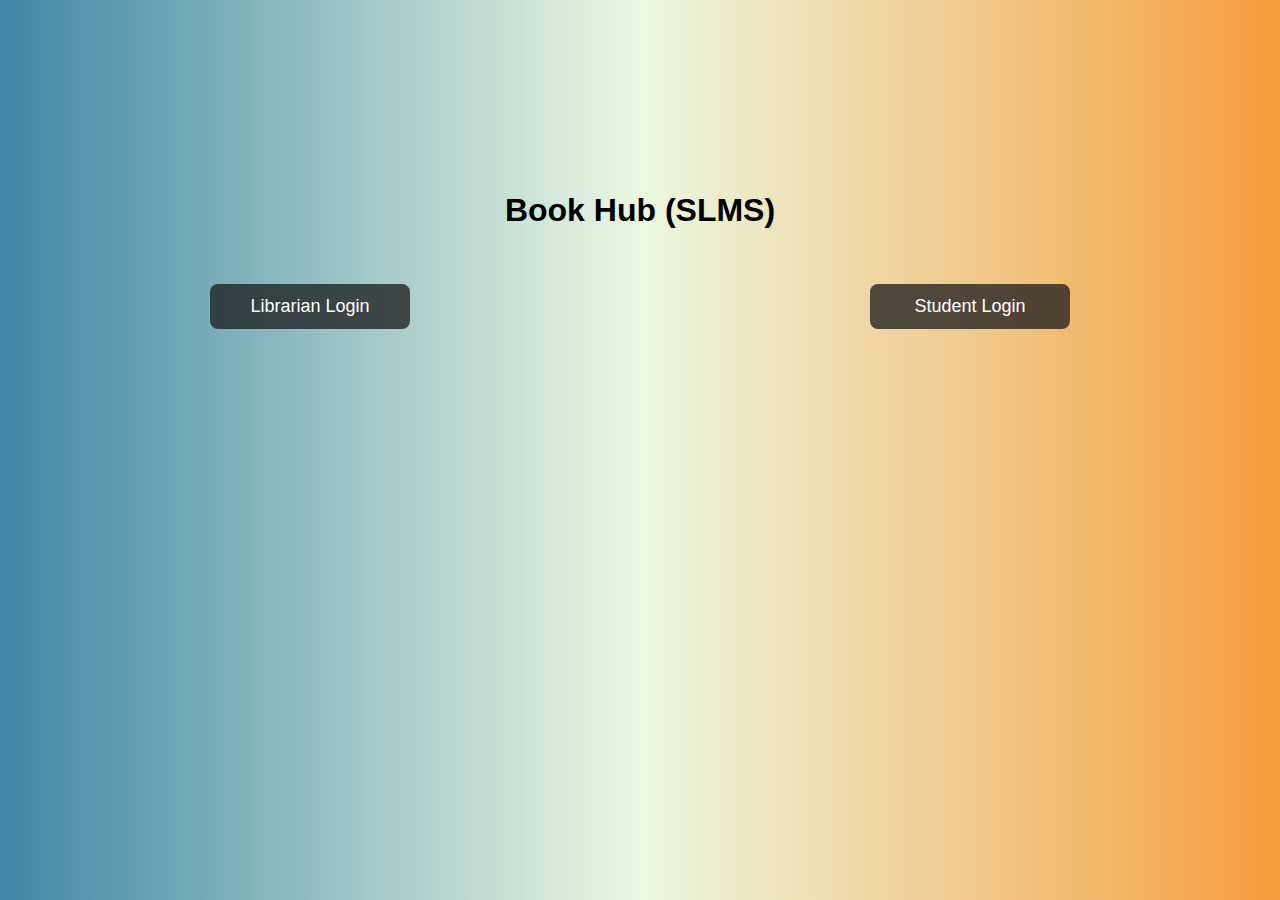
<file: student-lib-ui/index.html>
<!DOCTYPE html>
<html lang="en">
  <head>
    <meta charset="UTF-8" />
    <meta name="viewport" content="width=device-width, initial-scale=1.0" />
    <title>Book Hub (SLMS)</title>
    <link rel="stylesheet" href="style.css" />
  </head>
  <body>
    <h1>Book Hub (SLMS)</h1>
    <div class="container">
      <div class="menu">
        <a href="librarian/login.html">Librarian Login</a>
        <a href="student/student-login.html">Student Login</a>
      </div>
    </div>
  </body>
</html>
</file>
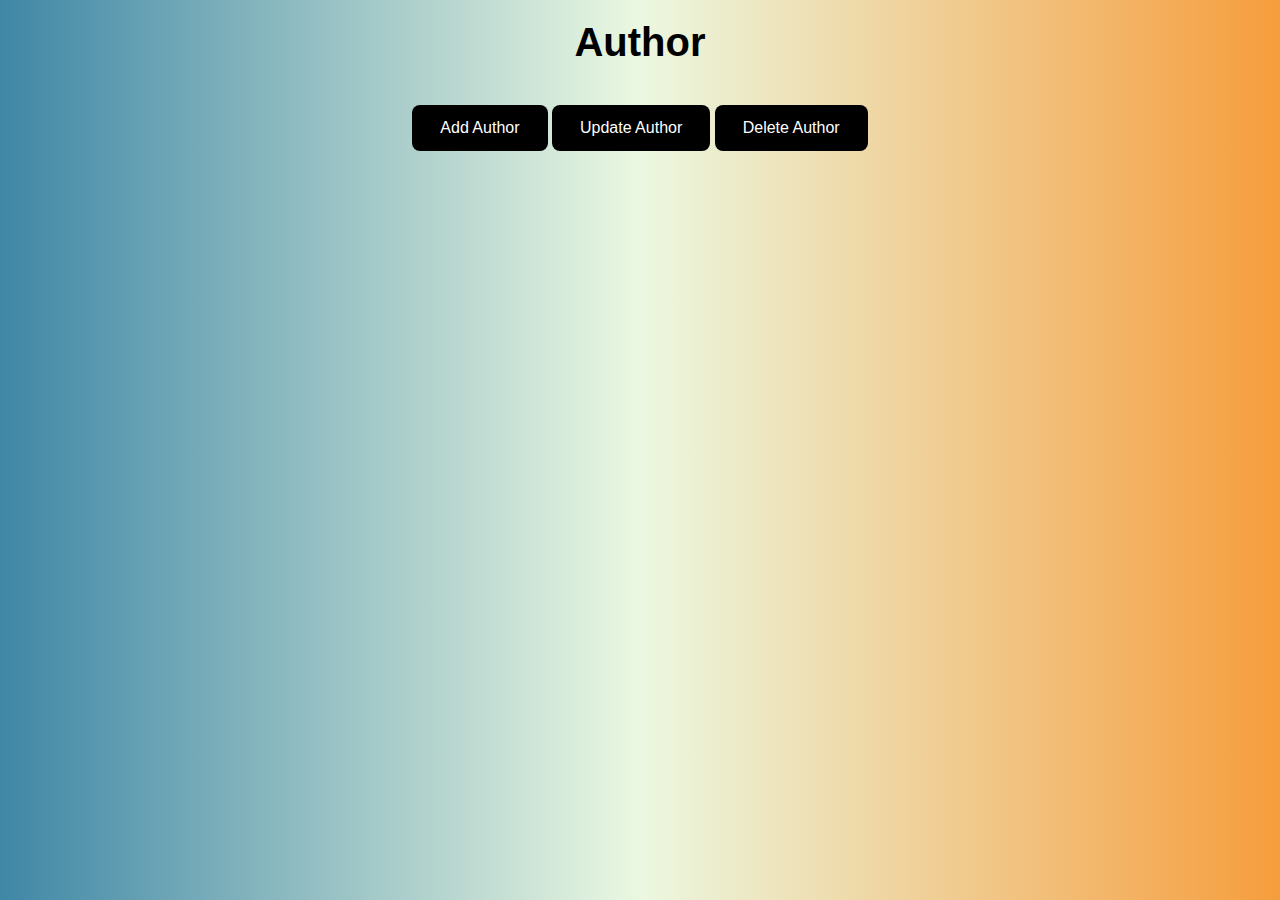
<file: student-lib-ui/author/author.html>
<!DOCTYPE html>
<html lang="en">
  <head>
    <meta charset="UTF-8" />
    <meta name="viewport" content="width=device-width, initial-scale=1.0" />
    <title>Author</title>
    <link rel="stylesheet" href="style.css" />
  </head>
  <body>
    <h1>Author</h1>
    <div class="container">
      <button id="addAuthorBtn" type="button">Add Author</button>
      <button id="updAuthorBtn" type="button">Update Author</button>
      <button id="delAuthorBtn" type="button">Delete Author</button>
    </div>

    <div class="login-container" id="author-container">
      <form id="addAuthorForm">
        <h2>Add Author</h2>
        <input
          id="caname"
          type="text"
          placeholder="Name"
          name="name"
          required
        /><br />
        <div class="gender">
          <label for="gender">Gender:</label>
          <input
            type="radio"
            id="cafemale"
            name="cagender"
            value="Female"
            required
          />
          <label for="female">Female</label>

          <input type="radio" id="clmale" name="cagender" value="Male" />
          <label for="male">Male</label>
        </div>

        <div class="country-select">
          <label for="country">Country:</label>
          <select name="country" id="cacountry" required>
            <option value="" disabled selected>Select your country</option>
            <option value="India">India</option>
            <option value="United States">United States</option>
            <option value="Canada">Canada</option>
            <option value="Australia">Australia</option>
            <option value="United Kingdom">United Kingdom</option>
          </select>
        </div>

        <input
          id="carating"
          type="number"
          placeholder="Rating"
          name="carating"
          min="1"
          max="5"
          required
        /><br />

        <button type="button" onclick="addAuthor()">Add</button>
      </form>

      <form id="updateAuthorForm">
        <h2>Update Author</h2>
        <input
          id="uaid"
          type="number"
          placeholder="Author ID"
          name="id"
          required
        /><br />
        <input
          id="uaname"
          type="text"
          placeholder="Name"
          name="name"
          required
        /><br />
        <div class="gender">
          <label for="gender">Gender:</label>
          <input
            type="radio"
            id="uafemale"
            name="uagender"
            value="Female"
            required
          />
          <label for="female">Female</label>

          <input type="radio" id="ulmale" name="uagender" value="Male" />
          <label for="male">Male</label>
        </div>

        <div class="country-select">
          <label for="country">Country:</label>
          <select name="country" id="uacountry" required>
            <option value="" disabled selected>Select your country</option>
            <option value="India">India</option>
            <option value="United States">United States</option>
            <option value="Canada">Canada</option>
            <option value="Australia">Australia</option>
            <option value="United Kingdom">United Kingdom</option>
          </select>
        </div>

        <input
          id="uarating"
          type="number"
          placeholder="Rating"
          name="carating"
          min="1"
          max="5"
          required
        /><br />

        <button type="button" onclick="updateAuthor()">Update</button>
      </form>

      <form id="deleteAuthorForm">
        <h2>Delete Author</h2>
        <input
          id="delid"
          type="number"
          placeholder="Author ID"
          name="id"
          required
        /><br />

        <button type="button" onclick="deleteAuthor()">Delete</button>
      </form>
    </div>
    <script src="script.js"></script>
  </body>
</html>
</file>
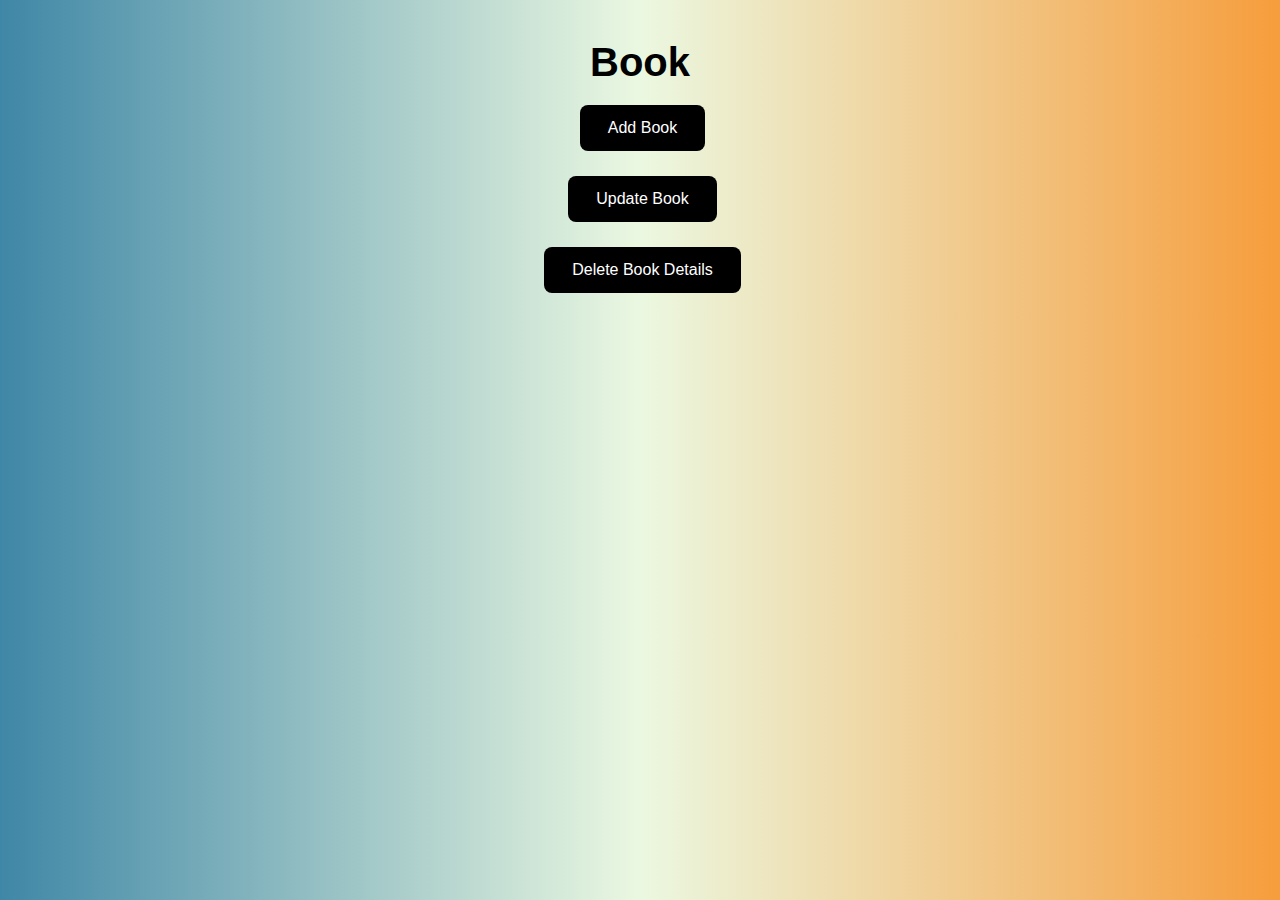
<file: student-lib-ui/book/book.html>
<!DOCTYPE html>
<html lang="en">
  <head>
    <meta charset="UTF-8" />
    <title>Book</title>
    <link rel="stylesheet" href="style.css" />
  </head>
  <body>
    <div class="container">
      <h1>Book</h1>

      <!-- Add Book Row -->
      <div class="row">
        <div class="action">
          <button id="addBookBtn">Add Book</button>
          <div class="form">
            <input id="bookname" type="text" placeholder="Book Name" />
            <input
              id="pages"
              type="number"
              placeholder="No. of Pages"
              min="1"
            />
            <input id="publisher" type="text" placeholder="Publisher Name" />
            <select name="genre" id="genre" required>
              <option value="" disabled selected>Select Genre</option>
              <option value="FICTION">Fiction</option>
              <option value="NON_FICTION">Non-Fiction</option>
              <option value="COMEDY">Comedy</option>
              <option value="DRAMA">Drama</option>
              <option value="HORROR">Horror</option>
              <option value="MYSTERY">Mystery</option>
              <option value="MYTHOLOGY">Mythology</option>
              <option value="IT">IT</option>
            </select>
            <div class="available" id="available">
              <input type="checkbox" id="availablecb" />
              <label>Available</label>
            </div>
            <input id="author" type="number" placeholder="Author ID" min="1" />
            <input id="card" type="number" placeholder="Card ID" min="1" />
            <button id="addBookbtn" class="save" onclick="addBook()">
              Save
            </button>
          </div>
        </div>
      </div>

      <!-- Update Book Row -->
      <div class="row">
        <div class="action">
          <button id="updateBookBtn">Update Book</button>
          <div class="form">
            <input
              id="updatebookId"
              type="number"
              placeholder="Book ID"
              min="1"
            />
            <input
              id="updatebookname"
              type="text"
              placeholder="New Book Name"
            />
            <input
              id="updatepages"
              type="number"
              placeholder="New No. of Pages"
            />
            <input
              id="updatepublisher"
              type="text"
              placeholder="New Publisher Name"
            />
            <select name="genre" id="updategenre" required>
              <option value="" disabled selected>Select Genre</option>
              <option value="FICTION">Fiction</option>
              <option value="NON_FICTION">Non-Fiction</option>
              <option value="COMEDY">Comedy</option>
              <option value="DRAMA">Drama</option>
              <option value="HORROR">Horror</option>
              <option value="MYSTERY">Mystery</option>
              <option value="MYTHOLOGY">Mythology</option>
              <option value="IT">IT</option>
            </select>
            <div class="available" id="available">
              <input type="checkbox" id="updateavailablecb" />
              <label>Available</label>
            </div>
            <input
              id="updateauthor"
              type="number"
              placeholder="Author ID"
              min="1"
            />
            <input
              id="updatecard"
              type="number"
              placeholder="Card ID"
              min="1"
            />
            <button id="updateBookbtn" class="save" onclick="updateBook()">
              Update
            </button>
          </div>
        </div>
      </div>

      <!-- Delete Book Row -->
      <div class="row">
        <div class="action">
          <button id="deleteBookBtn">Delete Book Details</button>
          <div class="form">
            <input id="bookid" type="number" placeholder="Book ID" min="1" />
            <button id="deleteBookbtn" class="save" onclick="deleteBook()">
              Delete
            </button>
          </div>
        </div>
      </div>
    </div>
    <script src="script.js"></script>
  </body>
</html>
</file>
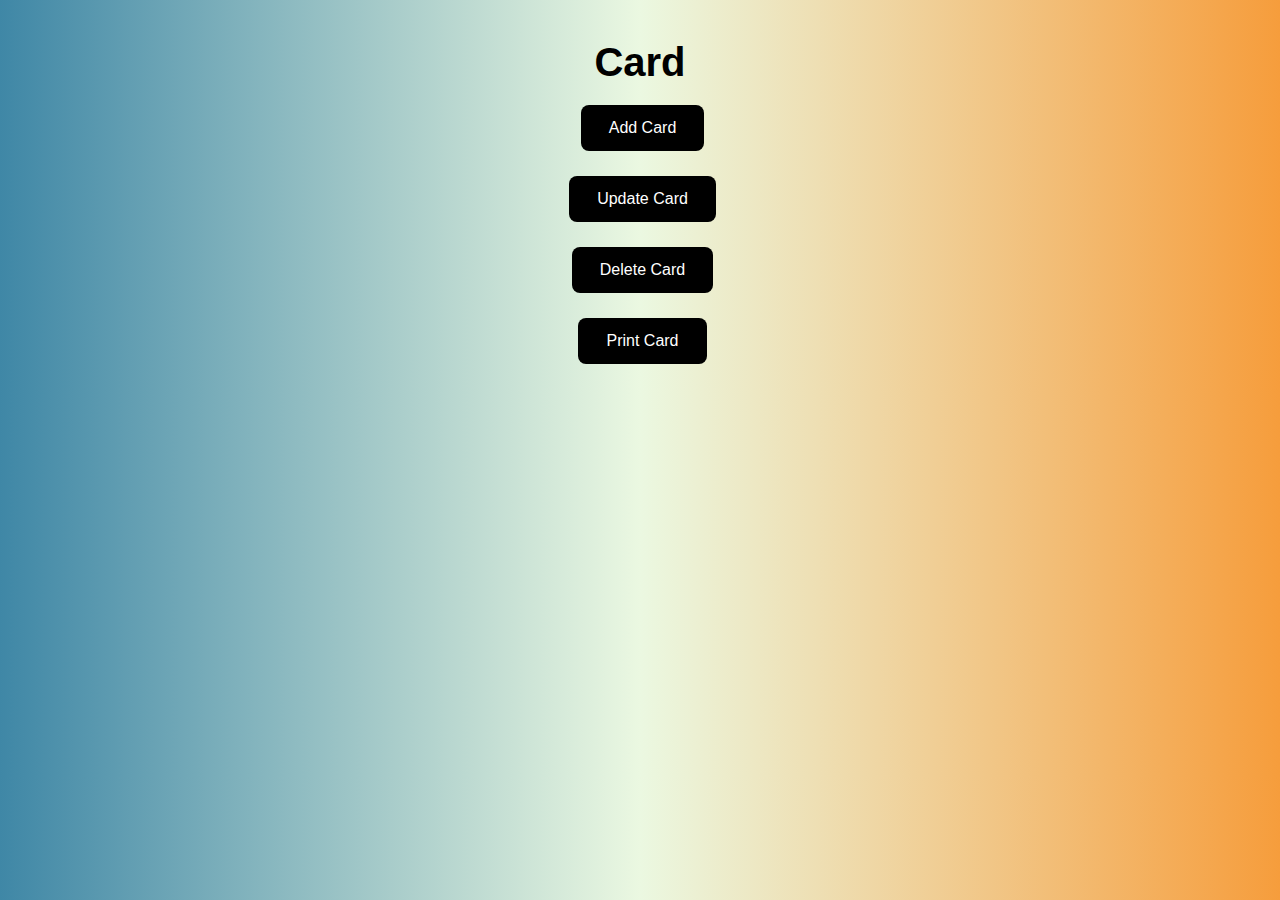
<file: student-lib-ui/card/card.html>
<!DOCTYPE html>
<html lang="en">
  <head>
    <meta charset="UTF-8" />
    <title>Card</title>
    <link rel="stylesheet" href="style.css" />
  </head>
  <body>
    <script src="script.js"></script>
    <div class="container">
      <h1>Card</h1>

      <!-- Add Card -->
      <div class="row">
        <div class="action">
          <button>Add Card</button>
          <div class="form">
            <input
              id="addstudentid"
              type="number"
              min="1"
              placeholder="StudentId"
            />
            <select name="card status" id="addcardstatus">
              <option value="" disabled selected>Select card status</option>
              <option value="ACTIVE">Active</option>
              <option value="DEACTIVE">Deactive</option>
              <option value="BLOCKED">Blocked</option>
              <option value="EXPIRED">Expired</option>
            </select>
            <button id="addcardbtn" class="save" onclick="addCard()">
              Save
            </button>
          </div>
        </div>
      </div>

      <!-- Update Card -->
      <div class="row">
        <div class="action">
          <button>Update Card</button>
          <div class="form">
            <input
              id="updatecardid"
              type="number"
              placeholder="Card ID"
              min="1"
            />
            <input
              id="updatestudentid"
              type="number"
              placeholder="Student ID"
              min="1"
            />
            <select name="card status" id="updatecardstatus">
              <option value="" disabled selected>Select card status</option>
              <option value="ACTIVE">Active</option>
              <option value="DEACTIVE">Deactive</option>
              <option value="BLOCKED">Blocked</option>
              <option value="EXPIRED">Expired</option>
            </select>
            <button class="save" id="updatecardbtn" onclick="updateCard()">
              Update
            </button>
          </div>
        </div>
      </div>

      <!-- Delete Card  -->
      <div class="row">
        <div class="action">
          <button>Delete Card</button>
          <div class="form">
            <input id="delcardid" type="number" min="1" placeholder="Card ID" />
            <button class="save" id="delcardbtn" onclick="deleteCard()">
              Delete
            </button>
          </div>
        </div>
      </div>

      <div class="row">
        <div class="action">
          <button tabindex="0">Print Card</button>
          <div class="form">
            <input
              type="number"
              min="1"
              placeholder="Student ID"
              id="printstudid"
            />
            <button class="save" id="printcardbtn" onclick="printCard()">
              Print
            </button>
          </div>
        </div>
      </div>
    </div>
  </body>
</html>
</file>
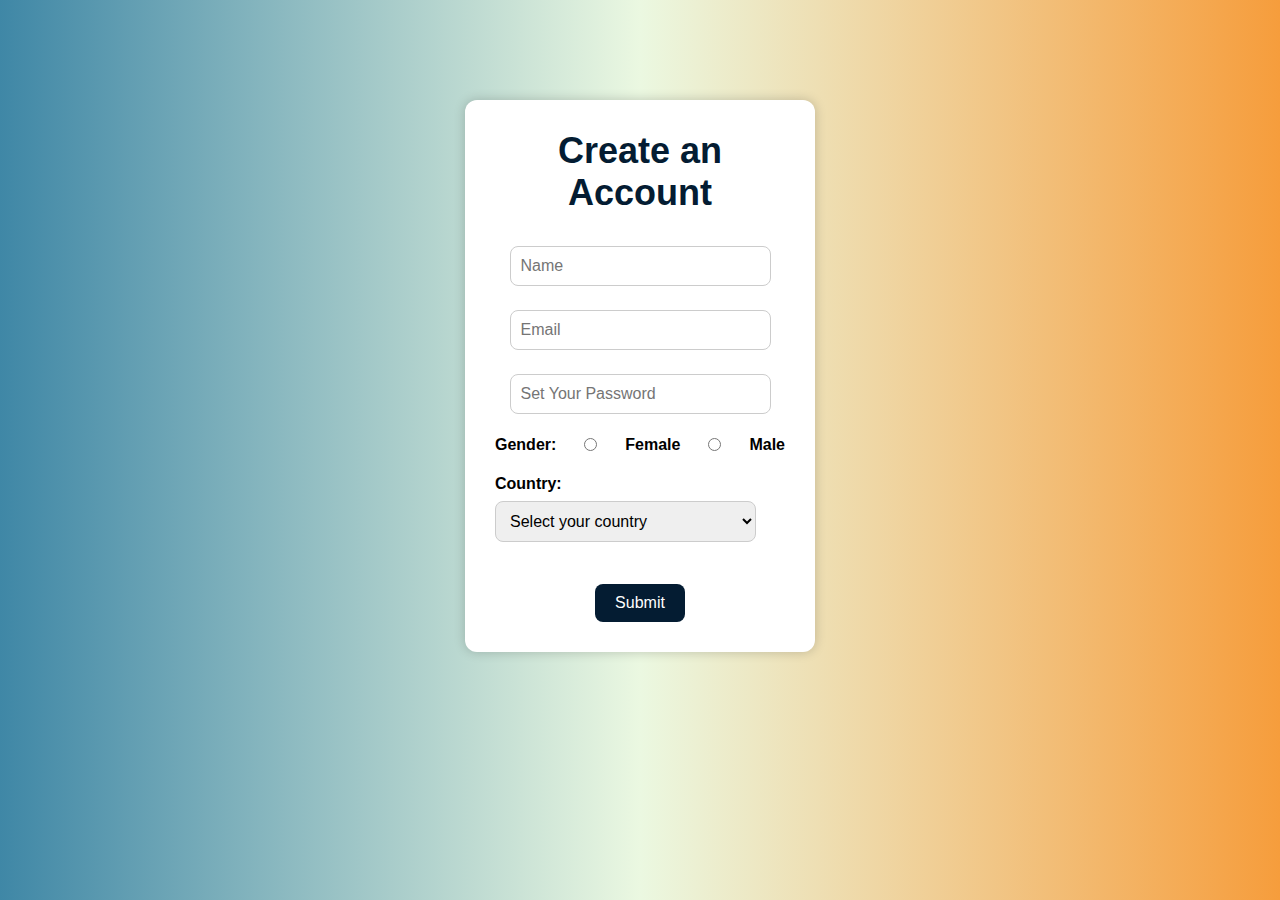
<file: student-lib-ui/librarian/create-account.html>
<!DOCTYPE html>
<html lang="en">
  <head>
    <meta charset="UTF-8" />
    <meta name="viewport" content="width=device-width, initial-scale=1.0" />
    <title>Create an Account</title>
    <link rel="stylesheet" href="style.css" />
  </head>
  <body>
    <script src="script.js"></script>
    <div class="login-container">
      <h2>Create an Account</h2>
      <form id="librarianForm">
        <input
          id="clname"
          type="text"
          placeholder="Name"
          name="name"
          required
        /><br />
        <input
          id="clemail"
          type="email"
          placeholder="Email"
          name="email"
          required
        /><br />
        <input
          id="clpassword"
          type="password"
          placeholder="Set Your Password"
          name="password"
          required
        /><br />
        <div class="gender">
          <label for="gender">Gender:</label>
          <input
            type="radio"
            id="clfemale"
            name="clgender"
            value="Female"
            required
          />
          <label for="female">Female</label>

          <input type="radio" id="clmale" name="clgender" value="Male" />
          <label for="male">Male</label>
        </div>

        <div class="country-select">
          <label for="country">Country:</label>
          <select name="country" id="clcountry" required>
            <option value="" disabled selected>Select your country</option>
            <option value="India">India</option>
          </select>
        </div>
        <br />

        <button type="button" onclick="createAccount()">Submit</button>
      </form>
    </div>
  </body>
</html>
</file>
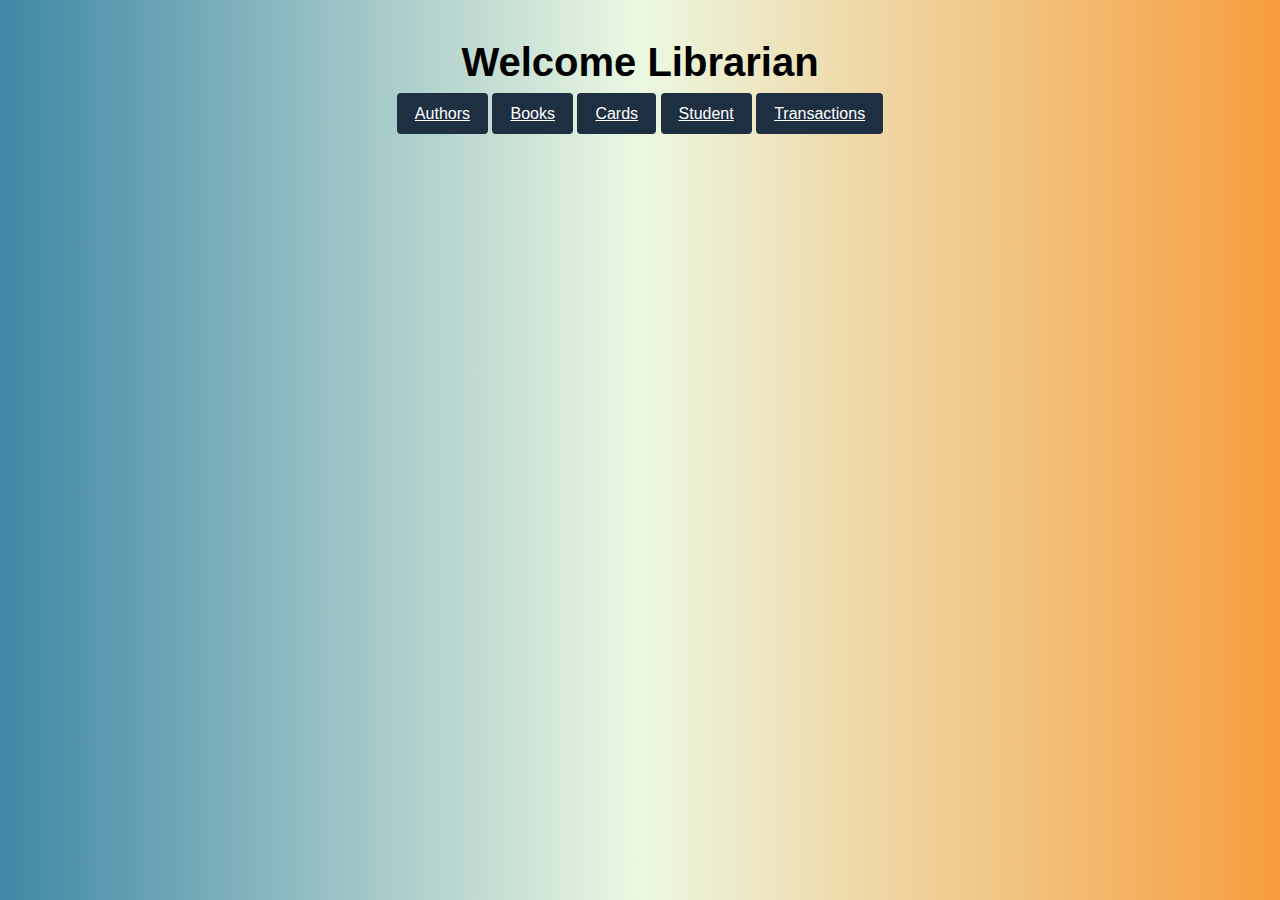
<file: student-lib-ui/librarian/dashboard.html>
<!DOCTYPE html>
<html lang="en">
  <head>
    <meta charset="UTF-8" />
    <title>Librarian Dashboard</title>
    <link rel="stylesheet" href="style.css" />
  </head>
  <body>
    <div class="container">
      <h1>Welcome Librarian</h1>
      <a href="/author/author.html" class="btn">Authors</a>
      <a href="/book/book.html" class="btn">Books</a>
      <a href="/card/card.html" class="btn">Cards</a>
      <a href="/student/student-details.html" class="btn">Student</a>
      <a href="/transactions/transactions.html" class="btn">Transactions</a>
      <br />
    </div>
  </body>
</html>
</file>
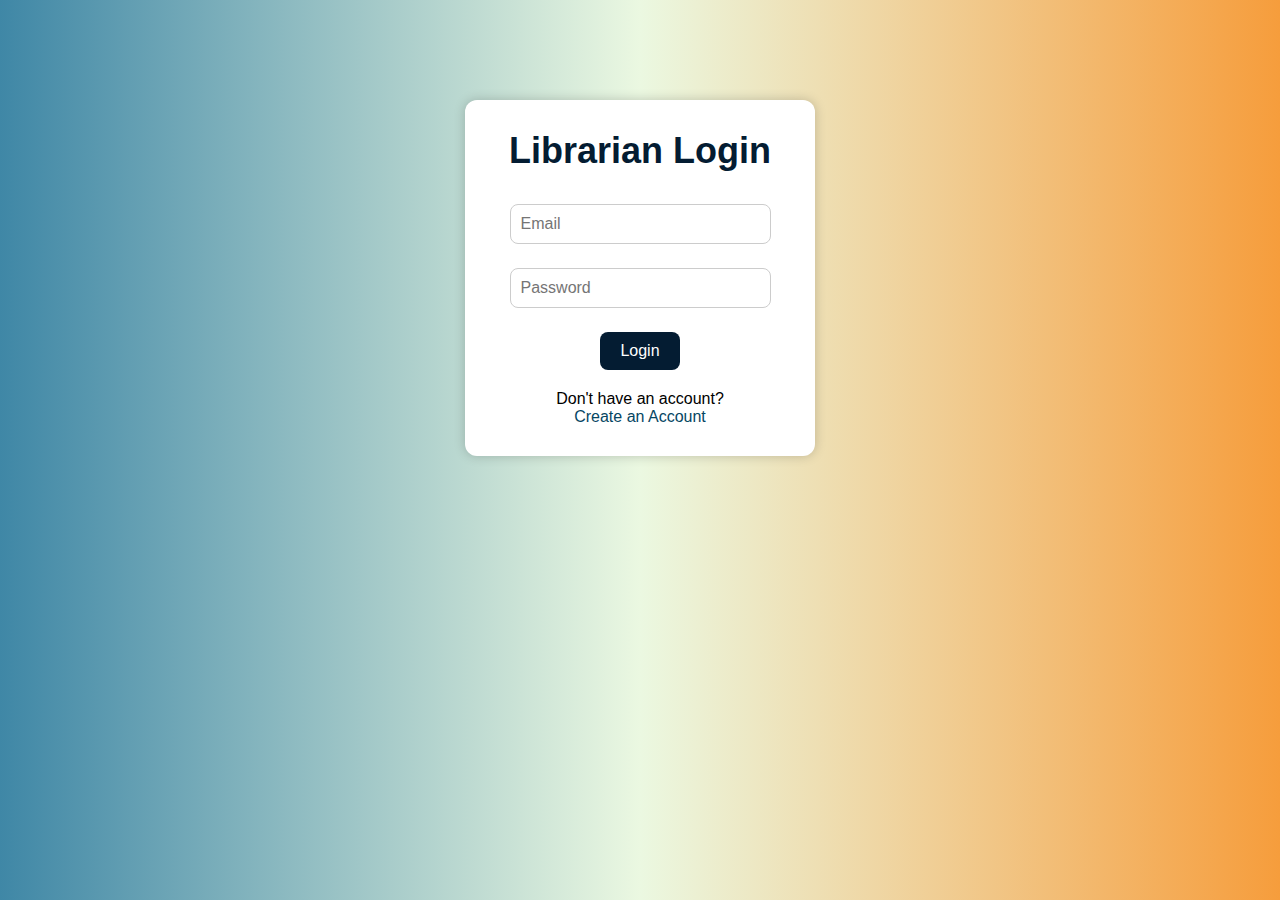
<file: student-lib-ui/librarian/login.html>
<!DOCTYPE html>
<html lang="en">
  <head>
    <meta charset="UTF-8" />
    <meta name="viewport" content="width=device-width, initial-scale=1.0" />
    <title>Librarian Login</title>
    <link rel="stylesheet" href="style.css" />
  </head>
  <body>
    <div class="login-container">
      <h2>Librarian Login</h2>
      <form id="loginForm">
        <input type="email" id="email" placeholder="Email" required /><br />
        <input
          type="password"
          id="password"
          placeholder="Password"
          required
        /><br />
        <button type="button" onclick="librarianLogin()">Login</button>
      </form>
      <p>
        Don't have an account? <br />
        <a href="create-account.html">Create an Account</a>
      </p>
    </div>
    <script src="script.js"></script>
  </body>
</html>
</file>
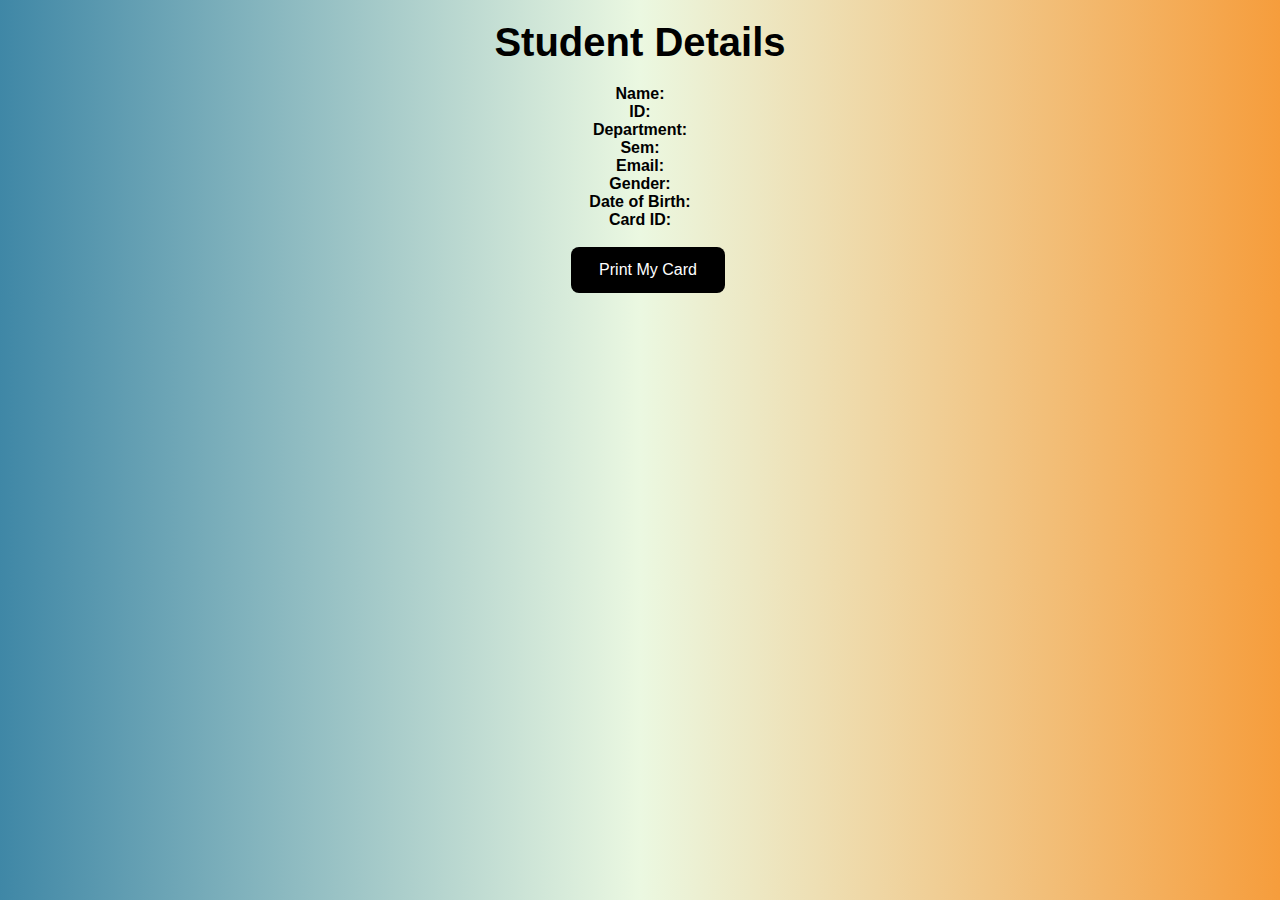
<file: student-lib-ui/student/student-dashboard.html>
<!DOCTYPE html>
<html lang="en">
  <head>
    <meta charset="UTF-8" />
    <meta name="viewport" content="width=device-width, initial-scale=1.0" />
    <title>Student Dashboard</title>
    <link rel="stylesheet" href="style.css" />
  </head>
  <body>
    <div>
      <h1>Student Details</h1>
      <p><strong>Name: </strong><span id="studentName"></span></p>
      <p><strong>ID: </strong><span id="studentId"></span></p>
      <p><strong>Department: </strong><span id="studentDept"></span></p>
      <p><strong>Sem: </strong><span id="studentSem"></span></p>
      <p><strong>Email: </strong><span id="studentEmail"></span></p>
      <p><strong>Gender: </strong><span id="studentGender"></span></p>
      <p><strong>Date of Birth: </strong><span id="studentDob"></span></p>
      <p><strong>Card ID: </strong><span id="studentCardId"></span></p>
    </div>
    <br />

    <div>
      <button onclick="printCard()">Print My Card</button>
    </div>
    <script src="script.js"></script>
  </body>
</html>
</file>
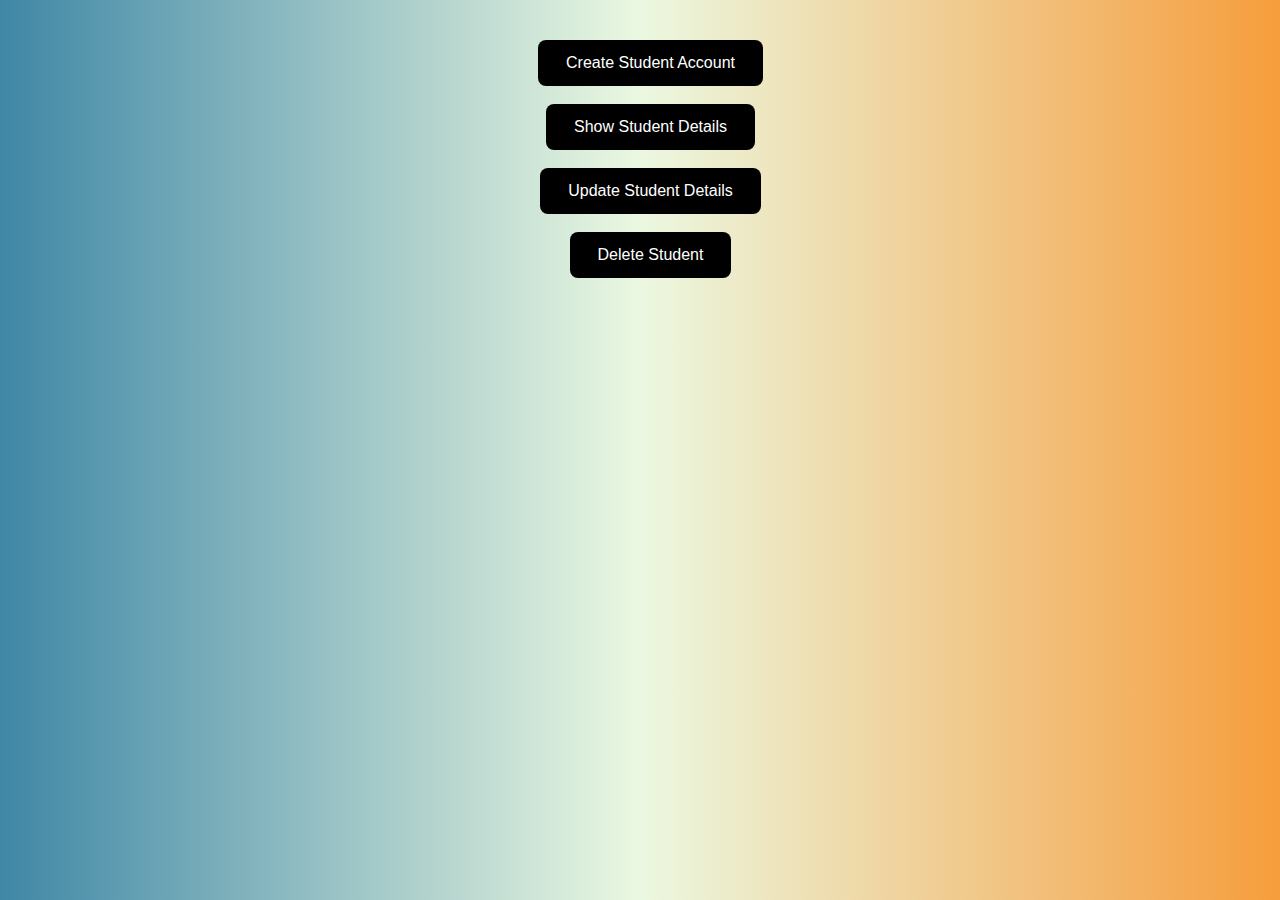
<file: student-lib-ui/student/student-details.html>
<!DOCTYPE html>
<html lang="en">
  <head>
    <meta charset="UTF-8" />
    <meta name="viewport" content="width=device-width, initial-scale=1.0" />
    <title>Student Details</title>
    <link rel="stylesheet" href="style.css" />
  </head>
  <body>
    <div class="container">
      <div class="row">
        <div class="action">
          <button id="addStdModBtn">Create Student Account</button>
          <div class="login-container-student" id="student-account-creation">
            <div class="login-content-student">
              <h2>Register Student</h2>
              <form>
                <input
                  id="csname"
                  name="csname"
                  type="text"
                  placeholder="Name"
                  required
                /><br />
                <input
                  id="csemail"
                  type="email"
                  placeholder="Email"
                  name="csemail"
                /><br />
                <div class="gender">
                  <input
                    type="radio"
                    id="csfemale"
                    name="csgender"
                    value="female"
                  />
                  <label for="female">Female</label>
                  <input
                    type="radio"
                    id="csmale"
                    name="csgender"
                    value="male"
                  />
                  <label for="male">Male</label>
                </div>
                <div class="dob">
                  <input
                    type="date"
                    id="csdob"
                    name="csdob"
                    placeholder="Date of Birth"
                    required
                  />
                </div>
                <div class="department-select">
                  <select name="csdepartment" id="csdepartment" required>
                    <option value="" disabled selected>
                      Select Department
                    </option>
                    <option value="IT">IT</option>
                    <option value="CSE">CSE</option>
                    <option value="ECE">ECE</option>
                    <option value="ME">ME</option>
                    <option value="EEE">EEE</option>
                  </select>
                </div>

                <div class="sem-select">
                  <select name="csssem" id="cssem" required>
                    <option value="" disabled selected>Select Sem</option>
                    <option value="1st sem">1st sem</option>
                    <option value="2nd sem">2nd sem</option>
                    <option value="3rd sem">3rd sem</option>
                    <option value="4th sem">4th sem</option>
                    <option value="5th sem">5th sem</option>
                    <option value="6th sem">6th sem</option>
                    <option value="7th sem">7th sem</option>
                    <option value="8th sem">8th sem</option>
                  </select>
                </div>
                <button id="cancelAdd">Cancel</button>
                <button type="button" onclick="createStudent()">Create</button>
              </form>
            </div>
          </div>
        </div>
        <br />
        <div class="action">
          <button id="showStdBtn">Show Student Details</button>
          <div class="hidden" id="filterSection">
            <div class="get-by-filter">
              <label>
                <input
                  type="radio"
                  id="idcb"
                  name="get-by-filter"
                  class="radioFilter"
                  value="id"
                  onchange="toggleFields()"
                />
                ID </label
              ><br />

              <div id="idTextbox" class="hidden">
                <input
                  type="number"
                  id="idTextboxtb"
                  name="idTextboxtb"
                  min="1"
                />
              </div>

              <label>
                <input
                  type="radio"
                  id="deptcb"
                  name="get-by-filter"
                  class="radioFilter"
                  value="dept"
                  onchange="toggleFields()"
                />
                Department </label
              ><br />

              <div id="deptDropdown" class="hidden">
                <select id="departmentdd" name="departmentdd">
                  <option value="" disabled selected>Select Department</option>
                  <option value="IT">IT</option>
                  <option value="CSE">CSE</option>
                  <option value="ECE">ECE</option>
                  <option value="ME">ME</option>
                  <option value="EEE">EEE</option>
                </select>
              </div>

              <label>
                <input
                  type="radio"
                  id="semcb"
                  name="get-by-filter"
                  class="radioFilter"
                  value="sem"
                  onchange="toggleFields()"
                />
                Semester
              </label>

              <div id="semDropdown" class="hidden">
                <select name="sem" id="semdd" required>
                  <option value="" disabled selected>Select Sem</option>
                  <option value="1st sem">1st sem</option>
                  <option value="2nd sem">2nd sem</option>
                  <option value="3rd sem">3rd sem</option>
                  <option value="4th sem">4th sem</option>
                  <option value="5th sem">5th sem</option>
                  <option value="6th sem">6th sem</option>
                  <option value="7th sem">7th sem</option>
                  <option value="8th sem">8th sem</option>
                </select>
              </div>

              <button onclick="renderCards()">Submit</button>
            </div>
          </div>
        </div>
        <br />
        <div class="action">
          <button id="updStdModBtn">Update Student Details</button>
          <div class="login-container-student" id="student-account-updation">
            <div class="login-content-student">
              <h2>Update Student</h2>
              <form>
                <input
                  type="number"
                  id="usid"
                  name="usid"
                  min="1"
                  placeholder="Student Id"
                  required
                /><br />
                <input
                  id="usname"
                  name="usname"
                  type="text"
                  placeholder="New Name"
                  required
                /><br />
                <input
                  id="usemail"
                  type="email"
                  placeholder="New Email"
                  name="usemail"
                  required
                /><br />
                <div class="gender">
                  <input
                    type="radio"
                    id="usfemale"
                    name="usgender"
                    value="female"
                    required
                  />
                  <label for="female">Female</label>
                  <input
                    type="radio"
                    id="usmale"
                    name="usgender"
                    value="male"
                  />
                  <label for="male">Male</label>
                </div>
                <div class="dob">
                  <input
                    type="date"
                    id="usdob"
                    name="usdob"
                    placeholder="New Date of Birth"
                    required
                  />
                </div>
                <div class="department-select">
                  <select name="usdepartment" id="usdepartment" required>
                    <option value="" disabled selected>
                      Select New Department
                    </option>
                    <option value="IT">IT</option>
                    <option value="CSE">CSE</option>
                    <option value="ECE">ECE</option>
                    <option value="ME">ME</option>
                    <option value="EEE">EEE</option>
                  </select>
                </div>

                <div class="sem-select">
                  <select name="usssem" id="ussem" required>
                    <option value="" disabled selected>Select New Sem</option>
                    <option value="1st sem">1st sem</option>
                    <option value="2nd sem">2nd sem</option>
                    <option value="3rd sem">3rd sem</option>
                    <option value="4th sem">4th sem</option>
                    <option value="5th sem">5th sem</option>
                    <option value="6th sem">6th sem</option>
                    <option value="7th sem">7th sem</option>
                    <option value="8th sem">8th sem</option>
                  </select>
                </div>
                <button id="cancelUpd">Cancel</button>
                <button type="button" onclick="updateStudent()">Update</button>
              </form>
            </div>
          </div>
        </div>
        <br />
        <div class="action">
          <button id="delStudbtn">Delete Student</button>
          <div id="delsid" class="hidden">
            <input
              type="number"
              id="delsidtb"
              name="delsidtb"
              min="1"
              placeholder="Student Id"
            />
            <button type="button" onclick="deleteStudent()">Delete</button>
          </div>
        </div>
        <br />
      </div>
    </div>
    <div id="cards-container" class="cards-container"></div>
    <script src="script.js"></script>
  </body>
</html>
</file>
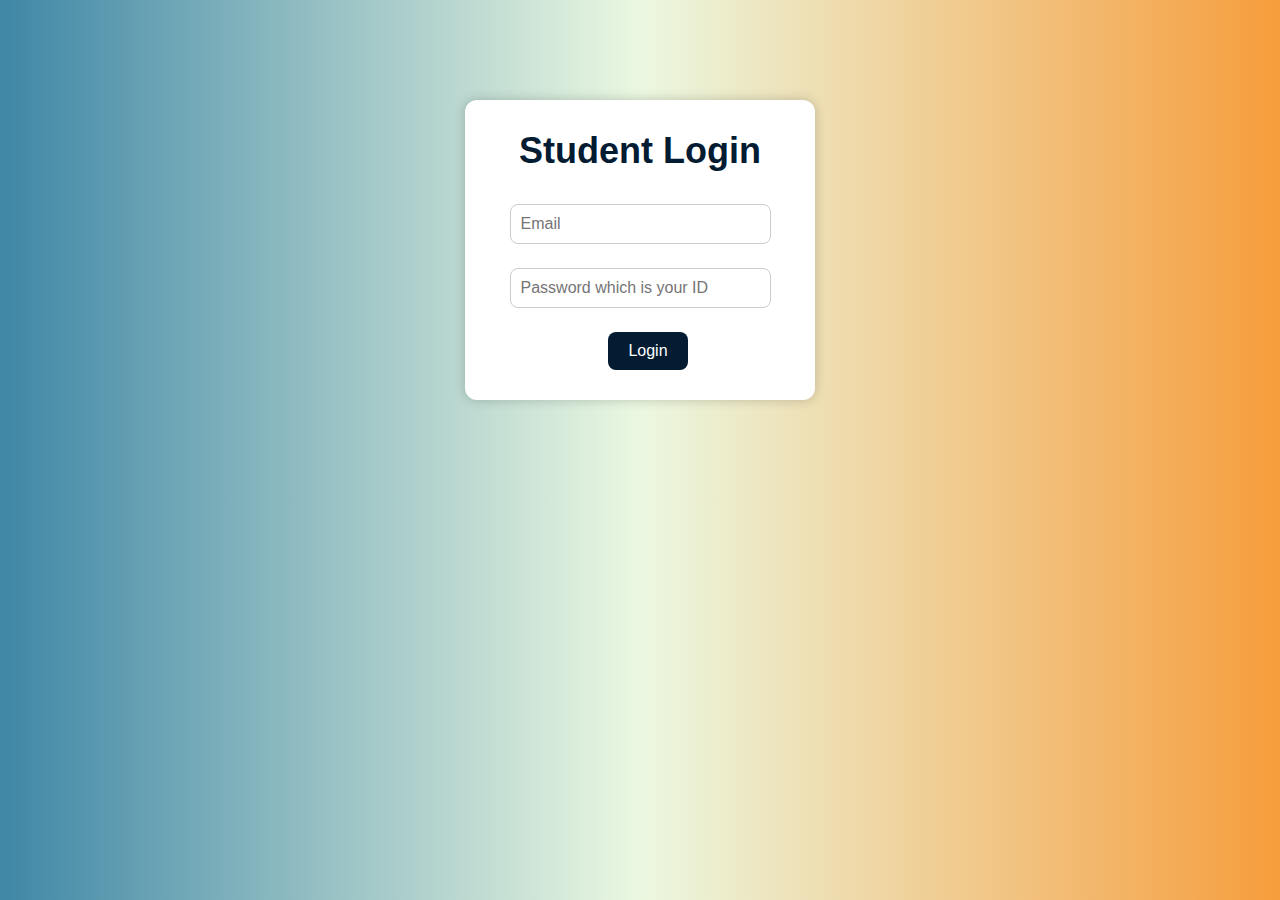
<file: student-lib-ui/student/student-login.html>
<!DOCTYPE html>
<html lang="en">
  <head>
    <meta charset="UTF-8" />
    <meta name="viewport" content="width=device-width, initial-scale=1.0" />
    <title>Student Login</title>
    <link rel="stylesheet" href="style.css" />
  </head>
  <body>
    <script src="script.js"></script>
    <div class="login-container">
      <h2>Student Login</h2>
      <form id="studentLoginForm">
        <input
          type="email"
          id="studentemail"
          placeholder="Email"
          required
        /><br />
        <input
          type="password"
          id="studentpassword"
          placeholder="Password which is your ID "
          required
        /><br />
        <button type="button" onclick="loginStudent()">Login</button>
      </form>
    </div>
  </body>
</html>
</file>
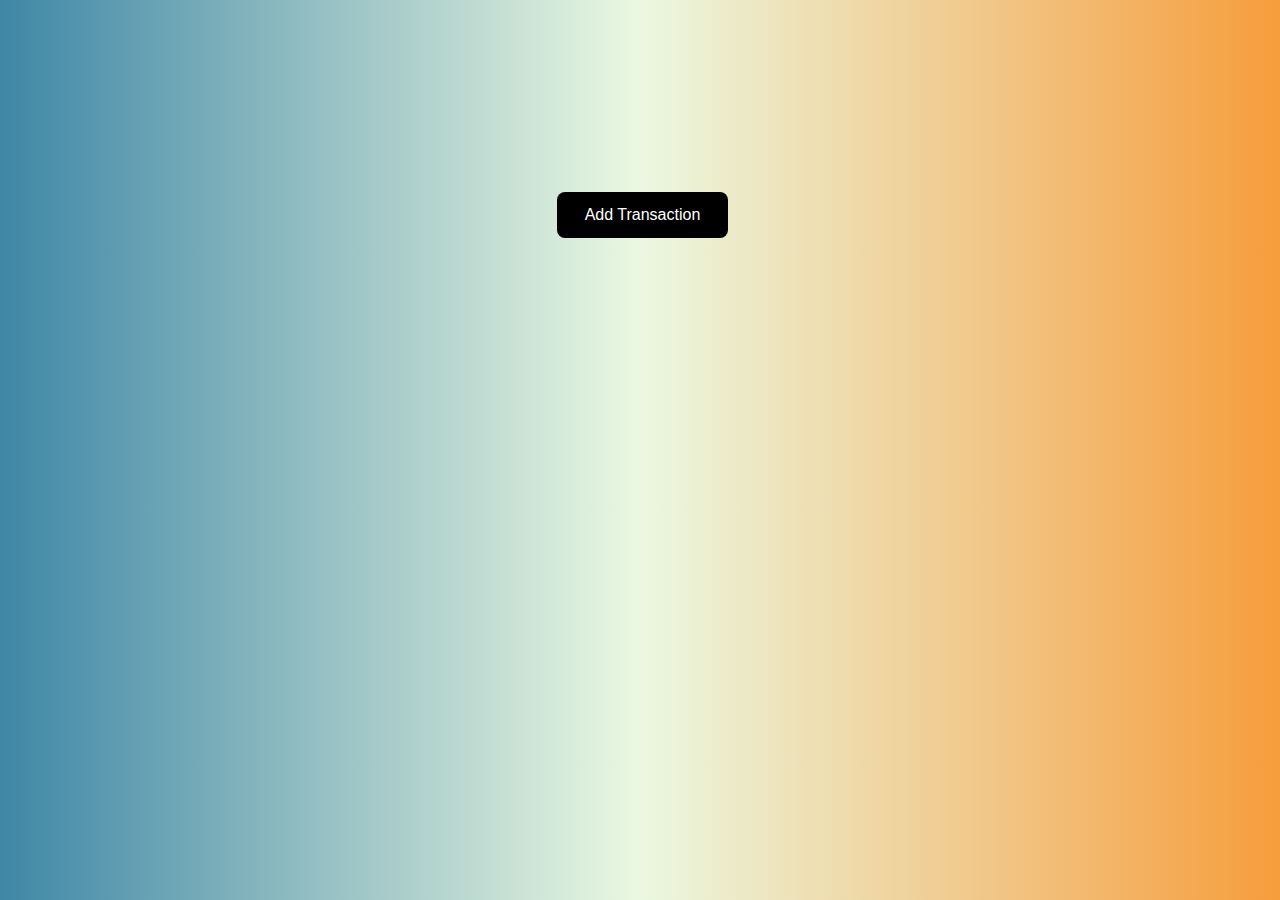
<file: student-lib-ui/transactions/transactions.html>
<html lang="en">
  <head>
    <meta charset="UTF-8" />
    <meta name="viewport" content="width=device-width, initial-scale=1.0" />
    <title>Transactions</title>
    <link rel="stylesheet" href="style.css" />
  </head>
  <body>
    <div class="container">
      <div class="row">
        <div class="action">
          <button id="atbtn">Add Transaction</button>
          <div class="form">
            <input id="atcardid" type="number" placeholder="Card Id" />
            <input id="atbookid" type="number" placeholder="Book Id" />
            <input id="atduedate" type="date" placeholder="Due Date" />
            <select name="transaction_type" id="transaction_type">
              <option value="" disabled selected>
                Select Transaction Type
              </option>
              <option value="ISSUE">Issue</option>
              <option value="RETURN">Return</option>
            </select>
            <input id="atpenalty" type="number" placeholder="Penalty" />
            <select name="transaction_status" id="transaction_status">
              <option value="" disabled selected>
                Select Transaction Status
              </option>
              <option value="SUCCESS">SUCCESS</option>
              <option value="PENDING">PENDING</option>
              <option value="FAILURE">FAILURE</option>
            </select>
            <button onclick="addTransaction()">Submit</button>
          </div>
        </div>
      </div>
    </div>
    <script src="script.js"></script>
  </body>
</html>
</file>
<file: student-lib-ui/style.css>
* {
  margin: 0;
  padding: 0;
  box-sizing: border-box;
}
body {
  text-align: center;
  font-family: Arial, sans-serif;
  background: linear-gradient(0.25turn, #3f87a6, #ebf8e1, #f69d3c);
  margin-top: 15%;
}
header {
  background-color: #408b84;
  color: white;
  padding: 20px 0;
  text-align: center;
  font-size: 24px;
}
h1 {
  margin-top: 20px;
  margin-bottom: 20px;
  text-align: center;
}
.container {
  text-align: center;
  margin-top: 40px;
  justify-content: center;
  align-items: center;
}
.menu {
  display: flex;
  gap: 40px;
}
.menu a {
  display: block;
  margin: 15px auto;
  padding: 12px 20px;
  width: 200px;
  background-color: #191a1ac0;
  color: #ffffff;
  text-decoration: none;
  border-radius: 8px;
  font-size: 18px;
}
.menu a:hover {
  background-color: #09628b;
}
</file>
<file: student-lib-ui/author/style.css>
* {
  margin: 0;
  padding: 0;
  box-sizing: border-box;
}
body {
  text-align: center;
  font-family: Arial, sans-serif;
  background: linear-gradient(0.25turn, #3f87a6, #ebf8e1, #f69d3c);
}
header {
  background-color: #408b84;
  color: white;
  padding: 20px 0;
  text-align: center;
  font-size: 24px;
}
h1 {
  font-size: 2.5rem;
  margin-top: 20px;
  margin-bottom: 20px;
  text-align: center;
}
h2 {
  font-size: 36px;
  margin-bottom: 30px;
  color: #333;
}
button {
  padding: 14px 28px;
  font-size: 16px;
  background-color: black;
  color: white;
  border: none;
  border-radius: 8px;
  cursor: pointer;
  transition: background-color 0.3s ease;
}
button:focus {
  outline: none;
  box-shadow: none;
}

.container {
  text-align: center;
  margin-top: 40px;
  justify-content: center;
  align-items: center;
}

.btn {
  background-color: #1e2f42;
  color: white;
  padding: 12px 18px;
  border: none;
  border-radius: 4px;
  font-size: 16px;
  width: 100%;
  cursor: pointer;
  margin-bottom: 20px;
}

.btn:hover {
  background-color: #2c4158;
}

.login-container {
  width: 350px;
  margin: 100px auto;
  padding: 30px;
  background-color: #ffffff;
  border-radius: 12px;
  box-shadow: 0 0 12px rgba(0, 0, 0, 0.2);
  text-align: center;
  display: none;
}

.login-container h2 {
  margin-bottom: 20px;
  color: #041c32;
}

.login-container input {
  width: 90%;
  padding: 10px;
  margin: 12px 0;
  border: 1px solid #ccc;
  border-radius: 8px;
  font-size: 16px;
}

.login-container button {
  padding: 10px 20px;
  background-color: #041c32;
  color: #fff;
  border: none;
  border-radius: 8px;
  font-size: 16px;
  cursor: pointer;
  margin-top: 12px;
}

.login-container button:hover {
  background-color: #064663;
}

.login-container p {
  margin-top: 20px;
  font-size: 16px;
}

.login-container a {
  color: #064663;
  text-decoration: none;
}

.gender {
  font-size: 16px;
  display: flex;
  justify-content: center;
  align-items: center;
}
.gender label {
  font-weight: bold;
}

.country-select {
  margin: 12px 0;
  text-align: left;
}

.country-select label {
  font-weight: bold;
  margin-right: 10px;
}

.country-select select {
  width: 90%;
  padding: 10px;
  margin-top: 8px;
  border: 1px solid #ccc;
  border-radius: 8px;
  font-size: 16px;
}
</file>
<file: student-lib-ui/book/style.css>
* {
  margin: 0;
  padding: 0;
  box-sizing: border-box;
}
body {
  text-align: center;
  font-family: Arial, sans-serif;
    background: linear-gradient(0.25turn, #3f87a6, #ebf8e1, #f69d3c);
}
header {
  background-color: #408b84;
  color: white;
  padding: 20px 0;
  text-align: center;
  font-size: 24px;
}
h1 {
  font-size: 2.5rem;
  margin-top: 20px;
  margin-bottom: 20px;
  text-align: center;
}
h2 {
  font-size: 36px;
  margin-bottom: 30px;
  color: #333;
}

.available {
  margin-top: 10px;
}
button {
  padding: 14px 28px;
  font-size: 16px;
  background-color: black;
  color: white;
  border: none;
  border-radius: 8px;
  cursor: pointer;
  transition: background-color 0.3s ease;
}
button:focus {
  outline: none;
  box-shadow: none;
}
.container {
  text-align: center;
  margin-top: 40px;
  justify-content: center;
  align-items: center;
}

.row {
  display: flex;
  flex-direction: column;
  align-items: center;
  margin-bottom: 25px; /* Increases margin between rows */
  margin-left: 5px;
}

.action {
  display: flex;
  align-items: center;
}

/* Show form when button is focused (CSS-only toggle) */
.action:focus-within .form {
  display: flex;
}

.genre {
  margin: 20px 0;
  text-align: left;
  padding: 10px;
  margin-top: 8px;
  margin-left: 12px;
  border: 1px solid #ccc;
  font-size: 16px;
}

.form {
  display: none;
  margin-left: 20px;
  gap: 10px;
}

.form input {
  padding: 8px;
  border: 1px solid #ccc;
  border-radius: 4px;
}

.save {
  background-color: green;
  color: white;
}

.save:hover {
  background-color: darkgreen;
}
</file>
<file: student-lib-ui/card/style.css>
* {
  margin: 0;
  padding: 0;
  box-sizing: border-box;
}
body {
  text-align: center;
  font-family: Arial, sans-serif;
    background: linear-gradient(0.25turn, #3f87a6, #ebf8e1, #f69d3c);
}
header {
  background-color: #408b84;
  color: white;
  padding: 20px 0;
  text-align: center;
  font-size: 24px;
}
h1 {
  font-size: 2.5rem;
  margin-top: 20px;
  margin-bottom: 20px;
  text-align: center;
}
h2 {
  font-size: 36px;
  margin-bottom: 30px;
  color: #333;
}
button {
  padding: 14px 28px;
  font-size: 16px;
  background-color: black;
  color: white;
  border: none;
  border-radius: 8px;
  cursor: pointer;
  transition: background-color 0.3s ease;
}
button:focus {
  outline: none;
  box-shadow: none;
}
.container {
  text-align: center;
  margin-top: 40px;
  justify-content: center;
  align-items: center;
}
.row {
  display: flex;
  flex-direction: column;
  align-items: center;
  margin-bottom: 25px; /* Increases margin between rows */
  margin-left: 5px;
}
.action {
  display: flex;
  align-items: center;
}
/* Show form when button is focused (CSS-only toggle) */
.action:focus-within .form {
  display: flex;
}
.form {
  display: none;
  margin-left: 20px;
  gap: 10px;
}
.form input {
  padding: 8px;
  border: 1px solid #ccc;
  border-radius: 4px;
}
.save {
  background-color: green;
  color: white;
}
.save:hover {
  background-color: darkgreen;
}
</file>
<file: student-lib-ui/librarian/style.css>
* {
  margin: 0;
  padding: 0;
  box-sizing: border-box;
}
body {
  text-align: center;
  font-family: Arial, sans-serif;
    background: linear-gradient(0.25turn, #3f87a6, #ebf8e1, #f69d3c);
}
header {
  background-color: #408b84;
  color: white;
  padding: 20px 0;
  text-align: center;
  font-size: 24px;
}
h1 {
  font-size: 2.5rem;
  margin-top: 20px;
  margin-bottom: 20px;
  text-align: center;
}
h2 {
  font-size: 36px;
  margin-bottom: 30px;
  color: #333;
}
button {
  padding: 14px 28px;
  font-size: 16px;
  background-color: black;
  color: white;
  border: none;
  border-radius: 8px;
  cursor: pointer;
  transition: background-color 0.3s ease;
}
button:focus {
  outline: none;
  box-shadow: none;
}

.container {
  text-align: center;
  margin-top: 40px;
  justify-content: center;
  align-items: center;
}

.btn {
  background-color: #1e2f42;
  color: white;
  padding: 12px 18px;
  border: none;
  border-radius: 4px;
  font-size: 16px;
  width: 100%;
  cursor: pointer;
  margin-bottom: 20px;
}

.btn:hover {
  background-color: #2c4158;
}

.login-container {
  width: 350px;
  margin: 100px auto;
  padding: 30px;
  background-color: #ffffff;
  border-radius: 12px;
  box-shadow: 0 0 12px rgba(0, 0, 0, 0.2);
  text-align: center;
}

.login-container h2 {
  margin-bottom: 20px;
  color: #041c32;
}

.login-container input {
  width: 90%;
  padding: 10px;
  margin: 12px 0;
  border: 1px solid #ccc;
  border-radius: 8px;
  font-size: 16px;
}

.login-container button {
  padding: 10px 20px;
  background-color: #041c32;
  color: #fff;
  border: none;
  border-radius: 8px;
  font-size: 16px;
  cursor: pointer;
  margin-top: 12px;
}

.login-container button:hover {
  background-color: #064663;
}

.login-container p {
  margin-top: 20px;
  font-size: 16px;
}

.login-container a {
  color: #064663;
  text-decoration: none;
}

.gender {
  font-size: 16px;
  display: flex;
  justify-content: center;
  align-items: center;
}
.gender label {
  font-weight: bold;
}

.country-select {
  margin: 12px 0;
  text-align: left;
}

.country-select label {
  font-weight: bold;
  margin-right: 10px;
}

.country-select select {
  width: 90%;
  padding: 10px;
  margin-top: 8px;
  border: 1px solid #ccc;
  border-radius: 8px;
  font-size: 16px;
}
</file>
<file: student-lib-ui/student/style.css>
* {
  margin: 0;
  padding: 0;
  box-sizing: border-box;
}
body {
  text-align: center;
  font-family: Arial, sans-serif;
    background: linear-gradient(0.25turn, #3f87a6, #ebf8e1, #f69d3c);
}
header {
  background-color: #408b84;
  color: white;
  padding: 20px 0;
  text-align: center;
  font-size: 24px;
}
h1 {
  font-size: 2.5rem;
  margin-top: 20px;
  margin-bottom: 20px;
  text-align: center;
}
h2 {
  font-size: 36px;
  margin-bottom: 30px;
  color: #333;
}
button {
  margin-left: 1rem;
  padding: 14px 28px;
  font-size: 16px;
  background-color: black;
  color: white;
  border: none;
  border-radius: 8px;
  cursor: pointer;
  transition: background-color 0.3s ease;
}
button:focus {
  outline: none;
  box-shadow: none;
}
.login-container {
  width: 350px;
  margin: 100px auto;
  padding: 30px;
  background-color: #ffffff;
  border-radius: 12px;
  box-shadow: 0 0 12px rgba(0, 0, 0, 0.2);
  text-align: center;
}

.login-container h2 {
  margin-bottom: 20px;
  color: #041c32;
}

.login-container input {
  width: 90%;
  padding: 10px;
  margin: 12px 0;
  border: 1px solid #ccc;
  border-radius: 8px;
  font-size: 16px;
}

.login-container button {
  padding: 10px 20px;
  background-color: #041c32;
  color: #fff;
  border: none;
  border-radius: 8px;
  font-size: 16px;
  cursor: pointer;
  margin-top: 12px;
}

.login-container button:hover {
  background-color: #064663;
}

.login-container p {
  margin-top: 20px;
  font-size: 16px;
}

.login-container a {
  color: #064663;
  text-decoration: none;
}
.container {
  text-align: center;
  margin-top: 40px;
  justify-content: center;
  align-items: center;
}
.row {
  display: flex;
  flex-direction: column;
  align-items: center;
  margin-bottom: 25px; /* Increases margin between rows */
  margin-left: 5px;
}
.action {
  display: flex;
  align-items: center;
}
.action:focus-within .form {
  display: flex;
}
.login-container-student {
  /* stud det.html*/
  width: 100%;
  height: 100%;
  padding: 30px;
  background-color: #00000080;
  border-radius: 12px;
  box-shadow: 0 0 12px rgba(0, 0, 0, 0.2);
  text-align: center;
  display: none;
  position: fixed;
  z-index: 10000000;
  left: 0;
  top: 0;
  overflow: auto;

  align-items: center;
  justify-content: center;
}
.login-container-student h2 {
  /*register student*/
  text-align: center;
  margin-bottom: 20px;
  color: #345e85;
}
.login-container-student input {
  width: 90%;
  padding: 10px;
  margin: 12px 0;
  border: 1px solid #ccc;
  border-radius: 8px;
  font-size: 24px;
}
.login-container-student button {
  /*cancel  and create*/
  padding: 10px 20px;
  background-color: #0c0c24;
  color: white;
  border: none;
  border-radius: 8px;
  font-size: 16px;
  cursor: pointer;
  transition: background-color 0.3s ease;
  margin-top: 12px;
}

.login-container-student button:hover {
  background-color: #1a1a3d;
}

.login-container-student p {
  margin-top: 20px;
  font-size: 16px;
  color: #333;
}

.login-container-student a {
  color: #064663;
  text-decoration: none;
}
.login-content-student {
  /*student details.html register student*/
  background-color: #fff;
  padding: 20px;
  border-radius: 8px;
  width: 400px;
  max-width: 90%;
  box-shadow: 0 5px 15px rgba(0, 0, 0, 0.3);
  position: relative;
}
.gender {
  font-size: 16px;
  display: flex;
  justify-content: center;
  align-items: center;
}
.gender label {
  font-weight: bold;
}
.dob {
  margin-left: 20px;
  display: flex;
}
.department-select {
  margin: 20px 0;
  text-align: left;
}

.department-select label {
  font-weight: bold;
  margin-right: 10px;
}

.department-select select {
  width: 90%;
  padding: 10px;
  margin-top: 8px;
  margin-left: 12px;
  border: 1px solid #ccc;
  border-radius: 10px;
  font-size: 16px;
}
.sem-select {
  margin: 20px 0;
  text-align: left;
}
.sem-select label {
  font-weight: bold;
  margin-right: 10px;
}

.sem-select select {
  width: 90%;
  padding: 10px;
  margin-top: 8px;
  margin-left: 12px;
  border: 1px solid #ccc;
  border-radius: 10px;
  font-size: 16px;
}

.radioFilter {
  margin-left: 1rem;
}

.get-by-filter {
  display: flex;
}

.hidden {
  display: none;
}

.hidden input {
  margin-left: 1rem;
  margin-right: 1rem;
  padding: 8px;
  border: 1px solid #ccc;
  border-radius: 4px;
}

.hidden select {
  margin-left: 1rem;
  margin-right: 1rem;
  padding: 8px;
  border: 1px solid #ccc;
  border-radius: 4px;
}

.cards-container {
  display: flex;
  flex-wrap: wrap;
  gap: 1.5rem;
  justify-content: center;
  gap: 1.5rem;
  margin-top: 50px;
}
.cards-container {
  display: flex;
  flex-wrap: wrap;
  gap: 1.5rem;
  justify-content: center;
  gap: 1.5rem;
  margin-top: 50px;
}
.card {
  background: #fff;
  border-radius: 8px;
  box-shadow: 0 2px 8px rgba(0, 0, 0, 0.1);
  overflow: hidden;
  transition: transform 0.2s;
}
.card:hover {
  transform: translateY(-4px);
}
.card-header {
  background: #1e2f42;
  color: #fff;
  padding: 1rem;
}
.card-header h2 {
  font-size: 1.25rem;
  margin-bottom: 0.25rem;
  color: #fff;
}
.card-header .meta {
  font-size: 0.875rem;
  opacity: 0.85;
}
.card-body {
  padding: 1rem;
}
.books-table {
  width: 100%;
  border-collapse: collapse;
}
.books-table th,
.books-table td {
  border: 1px solid #e0e0e0;
  padding: 0.5rem;
  text-align: left;
  font-size: 0.875rem;
}
.books-table th {
  background: #fafafa;
}
.info-group {
  margin-bottom: 1rem;
}
.info-group h3 {
  font-size: 1rem;
  margin-bottom: 0.5rem;
  border-bottom: 1px solid #e0e0e0;
  padding-bottom: 0.25rem;
}
.info-list {
  list-style: none;
}
.info-list li {
  margin-bottom: 0.25rem;
}
.info-list li span.label {
  font-weight: bold;
}
.status-ACTIVE {
  color: #27ae60;
  font-weight: bold;
}
.status-DEACTIVE {
  color: #c0392b;
  font-weight: bold;
}
.status-BLOCKED {
  color: #c0392b;
  font-weight: bold;
}
.status-EXPIRED {
  color: #c0392b;
  font-weight: bold;
}
</file>
<file: student-lib-ui/transactions/style.css>
* {
  margin: 0;
  padding: 0;
  box-sizing: border-box;
}
body {
  text-align: center;
  font-family: Arial, sans-serif;
    background: linear-gradient(0.25turn, #3f87a6, #ebf8e1, #f69d3c);
  margin-top: 15%;
}
header {
  background-color: #408b84;
  color: white;
  padding: 20px 0;
  text-align: center;
  font-size: 24px;
}
h1 {
  font-size: 2.5rem;
  margin-top: 20px;
  margin-bottom: 20px;
  text-align: center;
}
h2 {
  font-size: 36px;
  margin-bottom: 30px;
  color: #333;
}
button {
  padding: 14px 28px;
  font-size: 16px;
  background-color: black;
  color: white;
  border: none;
  border-radius: 8px;
  cursor: pointer;
  transition: background-color 0.3s ease;
}
button:focus {
  outline: none;
  box-shadow: none;
}
.container {
  text-align: center;
  margin-top: 40px;
  justify-content: center;
  align-items: center;
}
.row {
  display: flex;
  flex-direction: column;
  align-items: center;
  margin-bottom: 25px; /* Increases margin between rows */
  margin-left: 5px;
}
.action {
  display: flex;
  align-items: center;
}
.action:focus-within .form {
  display: flex;
}
.form {
  display: none;
  margin-left: 20px;
  gap: 10px;
}

.form input {
  padding: 8px;
  border: 1px solid #ccc;
  border-radius: 4px;
}
</file>
